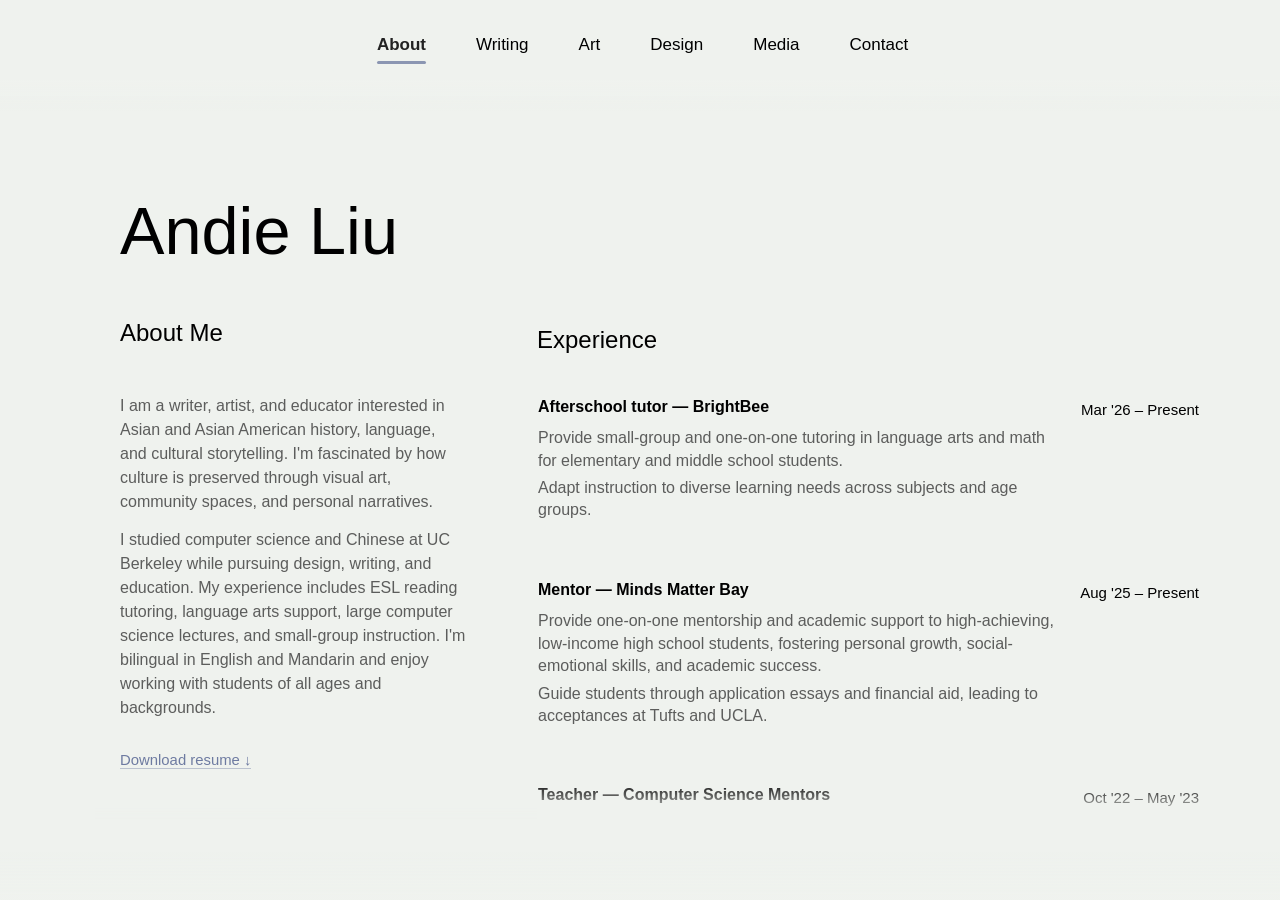
<file: index.html>
<!DOCTYPE html>
<html>

<head>
    <meta charset="UTF-8">
    <meta name="description" content="Andie Liu personal website">
    <meta name="keywords" content="UC Berkeley, software engineer, Java, Python, HTML, CSS, JavaScript, painting">
    <meta name="author" content="Andie Liu">
    <meta name="viewport" content="width=device-width, initial-scale=1.0">
    <title>Andie Liu</title>
    <link rel="stylesheet" href="./styles.css">
    <link rel="stylesheet" href="https://cdnjs.cloudflare.com/ajax/libs/font-awesome/6.0.0-beta3/css/all.min.css">
    <script src="./main.js"></script>
</head>

<body class="home-pg">
    <div class="container">
        <nav>
            <div class="menu-container">
                <ul class="menu">
                    <li><a href="./index.html" class="active">About</a></li>
                    <li><a href="./writing.html">Writing</a></li>
                    <li><a href="./art.html">Art</a></li>
                    <li><a href="./design.html">Design</a></li>
                    <li><a href="./media.html">Media</a></li>
                    <li><a href="./contact.html">Contact</a></li>
                </ul>
            </div>
        </nav>
        <div class="about">
            <div class="left-container">
                <h1 id="name">Andie Liu</h1>
                <h2>About Me</h2>
                <p>
                    I am a writer, artist, and educator interested in Asian and Asian American history, language, and
                    cultural storytelling.
                    I'm fascinated by how culture is preserved through visual art, community spaces, and personal
                    narratives.
                </p>
                <p>
                    I studied computer science and Chinese at UC Berkeley while pursuing design, writing, and education.
                    My experience includes ESL reading tutoring, language arts support, large computer science lectures,
                    and small-group instruction. I'm bilingual in English and Mandarin and enjoy working with students
                    of all ages and backgrounds.
                </p>
                <p style="margin-left:25px; margin-top:28px;">
                    <a href="./resume/resume.pdf" target="_blank" rel="noopener noreferrer"
                        style="font-size:0.93em; color:#6e7ba1; border-bottom: 1px solid rgba(110,123,161,0.4);">Download
                        resume ↓</a>
                </p>
                <footer>
                    <div class="footer-container">
                        <div class="social-icons">
                            <a href="https://linkedin.com/in/andie-liu" target="_blank" rel="noopener noreferrer">
                                <i class="fab fa-linkedin"></i>
                            </a>
                            <a href="https://andieliu.substack.com/" target="_blank" rel="noopener noreferrer">
                                <svg xmlns="http://www.w3.org/2000/svg" viewBox="0 0 24 24" width="24" height="24"
                                    style="vertical-align:text-bottom; fill:rgb(37,34,34); transition: fill 0.2s; margin-right: 10px; margin-left:10px">
                                    <path
                                        d="M22.539 8.242H1.46V5.406h21.08v2.836zM1.46 10.812V24L12 18.11 22.54 24V10.812H1.46zM22.54 0H1.46v2.836h21.08V0z" />
                                </svg>
                            </a>
                            <a href="/cdn-cgi/l/email-protection#3859565c515d54514d785a5d4a535d545d41165d5c4d">
                                <i class="fas fa-envelope"></i>
                            </a>

                        </div>
                    </div>
                </footer>
            </div>
            <div class="right-container">
                <section id="experience">
                    <h2>Experience</h2>
                    <div class="resume-box">
                        <div class="resumeItemTitle">
                            <h4 class="resumeOrg">Afterschool tutor — BrightBee </h4>
                            <h4 class="resumeTime">Mar 2026 - Present</h4>
                        </div>
                        <ul>
                            <li>Provide small-group and one-on-one tutoring in language arts and math for elementary and
                                middle school students.</li>
                            <li>Adapt instruction to diverse learning needs across subjects and age groups.</li>
                        </ul>
                    </div>
                    <div class="resume-box">
                        <div class="resumeItemTitle">
                            <h4 class="resumeOrg">Mentor — Minds Matter Bay </h4>
                            <h4 class="resumeTime">Aug 2025 - Present</h4>
                        </div>
                        <ul>
                            <li>Provide one-on-one mentorship and academic support to high-achieving, low-income high
                                school students, fostering
                                personal growth, social-emotional skills, and academic success.</li>
                            <li>Guide students through application essays and financial aid, leading to acceptances at
                                Tufts and UCLA.</li>
                        </ul>
                    </div>
                    <div class="resume-box">
                        <div class="resumeItemTitle">
                            <h4 class="resumeOrg">Teacher — Computer Science Mentors</h4>
                            <h4 class="resumeTime">Oct 2022 - May 2023</h4>
                        </div>
                        <ul>
                            <li>Led interactive lectures for 150+ first-year women, building their academic confidence.
                            </li>
                            <li>Clarified challenging concepts through visuals and encouraged student questions.
                                Consistently earned top student
                                evaluations for clarity and efficacy.</li>
                        </ul>
                    </div>
                    <!-- <div class="resume-box">
                        <div class="resumeItemTitle">
                            <h4 class="resumeOrg">Reading tutor — Lauren's House 4 Positive Change</h4>
                            <h4 class="resumeTime">Jun 2020 - Aug 2020</h4>
                        </div>
                        <ul>
                            <li>Taught ESL elementary and middle schoolers critical reading over Zoom 3x a week.
                                Received overwhelmingly positive feedback from students' academic year teachers.</li>
                        </ul>
                    </div> -->
                    <!-- <div class="resume-box">
                        <div class="resumeItemTitle">
                            <h4 class="resumeOrg">Language arts tutor — Monta Vista High School</h4>
                            <h4 class="resumeTime">Aug 2019 - June 2020</h4>
                        </div>
                        <ul>
                            <li>Guided students through literary analysis, essay writing, and creative expression in
                                one-on-one and group settings.</li>
                            <li>Edited and provided feedback on journalistic and academic writing; assisted teacher with
                                classroom management and student engagement.</li>
                        </ul>
                    </div> -->
                    <div class="resume-box">
                        <div class="resumeItemTitle">
                            <h4 class="resumeOrg">Managing Editor — El Estoque Student Publication</h4>
                            <h4 class="resumeTime">Aug 2021 - Dec 2022</h4>
                        </div>
                        <ul>
                            <li>Produced graphic design, multimedia layouts, and editorial content for award-winning
                                student publication.</li>
                            <li>Won National Scholastic Press Association awards for Multimedia Design, Digital Story of
                                the Year, Social Justice
                                Reporting, and COVID-19 Coverage.</li>
                        </ul>
                    </div>
                    <div class="resume-box">
                        <div class="resumeItemTitle">
                            <h4 class="resumeOrg">News reporter — The Daily Californian</h4>
                            <h4 class="resumeTime">Jun 2021 - Aug 2021</h4>
                        </div>
                        <ul>
                            <li>Interviewed, wrote, edited, and published breaking news stories online on events,
                                research, and community of Berkeley within 24 hours of assignment. Published feature on
                                City Council members on front page of print paper.</li>
                        </ul>
                    </div>
                    <div class="resume-box">
                        <div class="resumeItemTitle">
                            <h4 class="resumeOrg">Erhu (Chinese violin) teacher</h4>
                            <h4 class="resumeTime">Jun 2020 - May 2023</h4>
                        </div>
                        <ul>
                            <li>Taught traditional Chinese music and erhu technique to an adult beginner via Zoom.</li>
                        </ul>
                    </div>
                </section>
                <section id="projects">
                    <h2 style="margin-top:35px">Projects</h2>
                    <div class="resume-box">
                        <div class="resumeItemTitle">
                            <h4 class="resumeOrg">A Beautiful Kind of Jade</h4>
                            <h4 class="resumeTime">Sep 2024 - Present</h4>
                        </div>
                        <ul>
                            <li>Write personal essays on <a href="https://andieliu.substack.com/">blog</a> spanning
                                Eastern and Western linguistics, literature, and philosophy. Build readership through
                                authentic storytelling.</li>
                        </ul>
                    </div>
                    <div class="resume-box">
                        <div class="resumeItemTitle">
                            <h4 class="resumeOrg"><a href="./art.html" target="_blank" rel="noopener noreferrer">Common
                                    Threads UC Berkeley mural</a></h4>
                            <h4 class="resumeTime">Oct 2024 - May 2025</h4>
                        </div>
                        <ul>
                            <li>Designed 70x14 ft campus mural; researched 200+ cultural textiles; iterated design
                                through feedback from administration and students.</li>
                        </ul>
                    </div>
                </section>
                <section id="education">
                    <h2 style="margin-top:35px">Education</h2>
                    <div class="resume-box">
                        <div class="resumeItemTitle">
                            <h4 class="resumeOrg">University of California, Berkeley</h4>
                            <h4 class="resumeTime">Aug 2021 - May 2025</h4>
                        </div>
                        <ul>
                            <li>Computer science major, 3.99 GPA</li>
                        </ul>
                    </div>
                </section>
            </div>
</file>
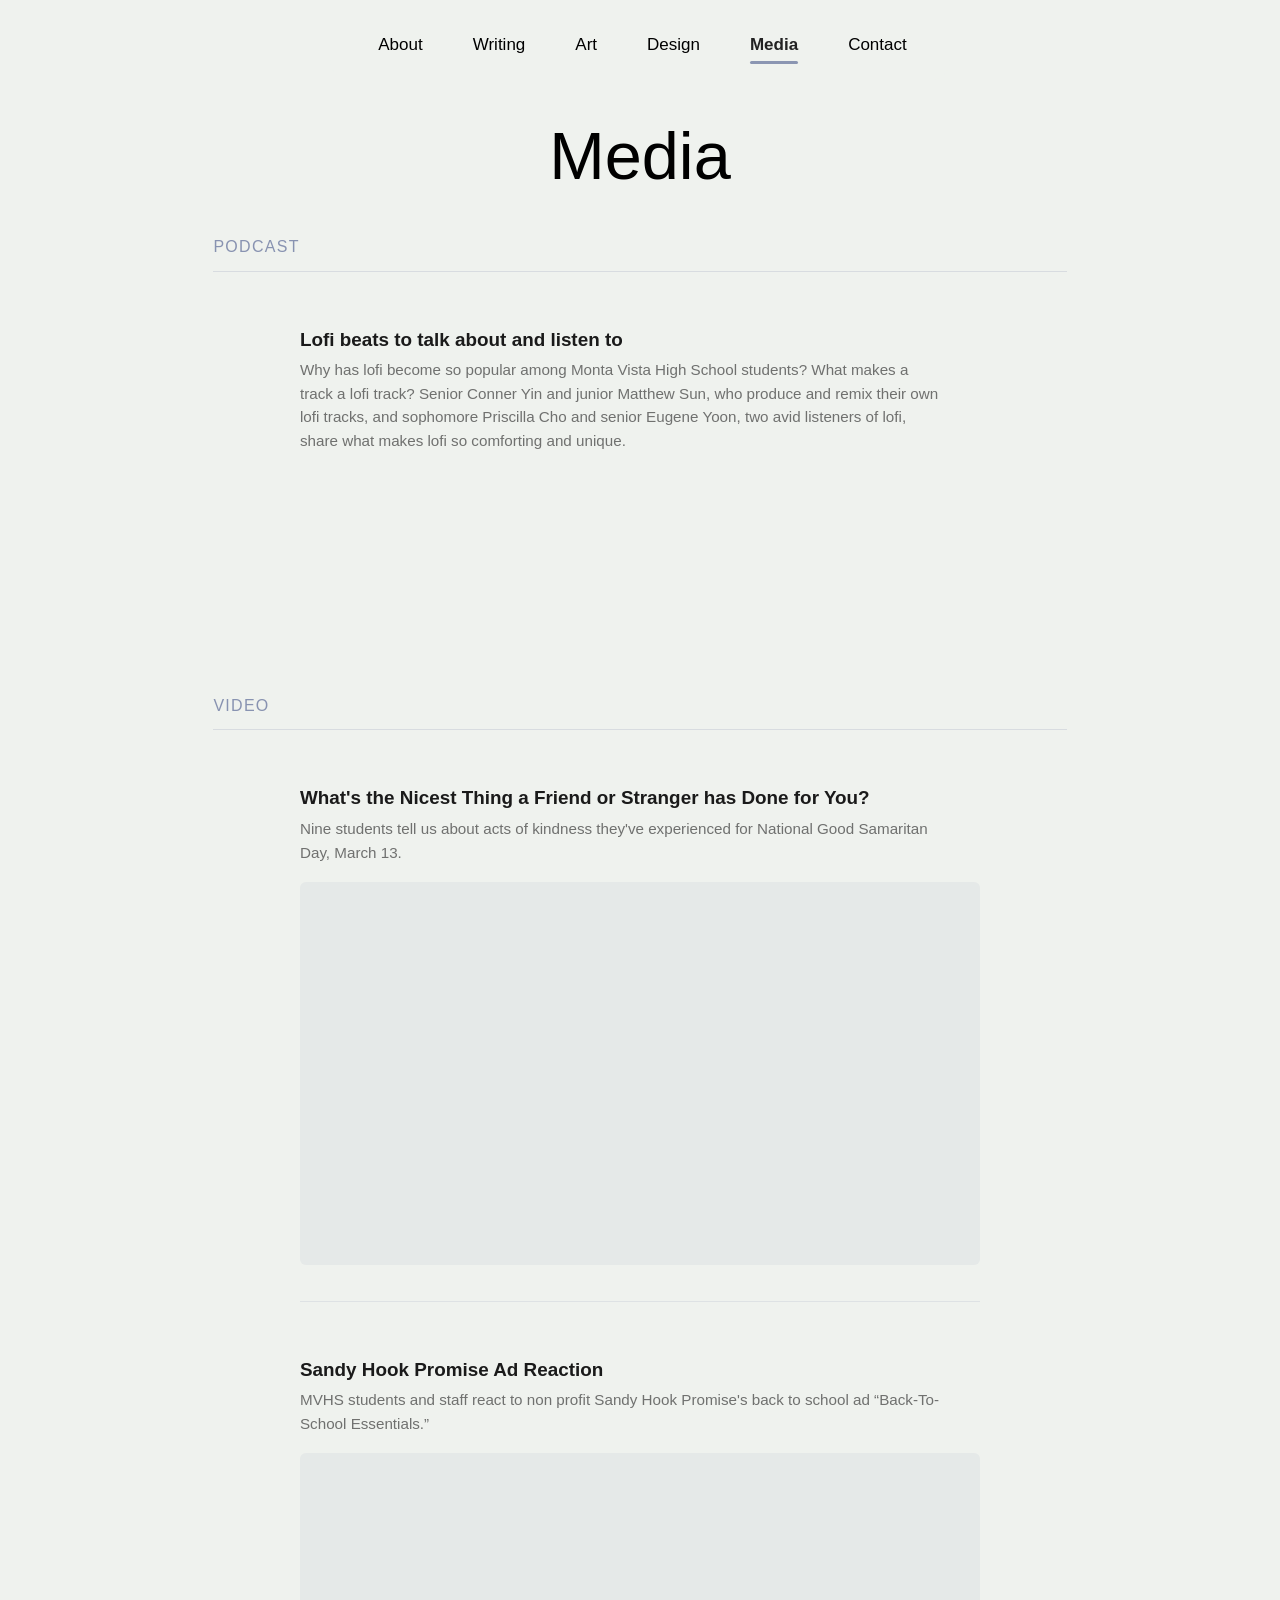
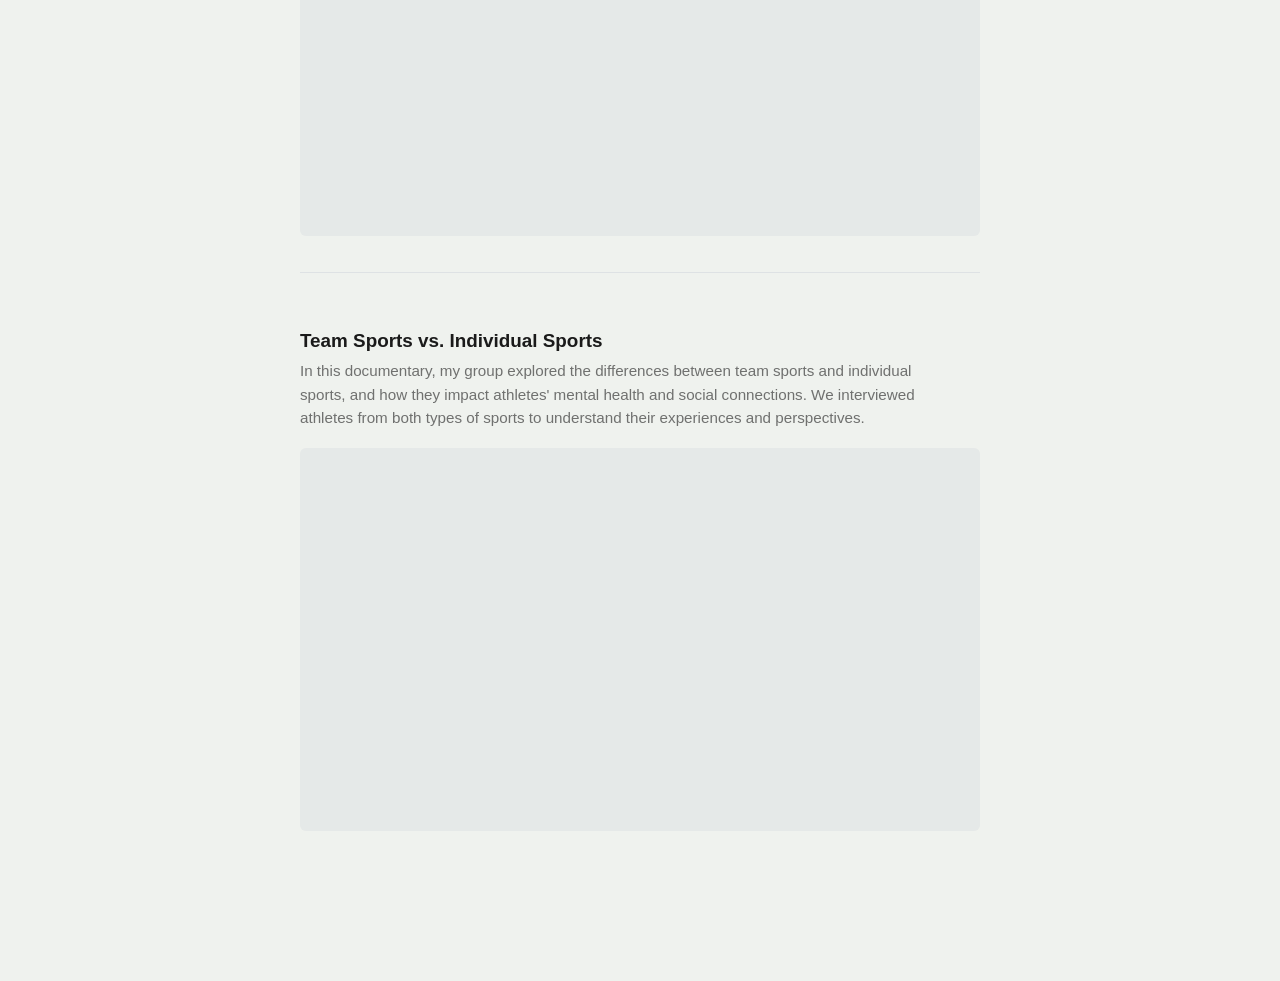
<file: media.html>
<!DOCTYPE html>
<html>

<head>
    <meta charset="UTF-8">
    <meta name="description" content="Andie Liu Media">
    <meta name="author" content="Andie Liu">
    <meta name="viewport" content="width=device-width, initial-scale=1.0">
    <title>Media — Andie Liu</title>
    <link rel="stylesheet" href="./styles.css">
    <link rel="stylesheet" href="https://cdnjs.cloudflare.com/ajax/libs/font-awesome/6.0.0-beta3/css/all.min.css">
    <script src="./main.js"></script>
</head>

<body class="media-pg">
    <div class="container">
        <nav>
            <div class="menu-container">
                <ul class="menu">
                    <li><a href="./index.html">About</a></li>
                    <li><a href="./writing.html">Writing</a></li>
                    <li><a href="./art.html">Art</a></li>
                    <li><a href="./design.html">Design</a></li>
                    <li><a href="./media.html" class="active">Media</a></li>
                    <li><a href="./contact.html">Contact</a></li>
                </ul>
            </div>
        </nav>

        <div class="media-container">
            <h1>Media</h1>

            <!-- ── PODCAST ─────────────────────────────────────────── -->
            <section class="media-section">
                <h2 class="media-section-title">Podcast</h2>

                <div class="media-item">
                    <div class="media-text">
                        <h3 class="media-title">Lofi beats to talk about and listen to</h3>
                        <p class="media-context">
                            Why has lofi become so popular among Monta Vista High School students? What makes a track a
                            lofi track? Senior Conner Yin and junior Matthew Sun, who produce and remix their own lofi
                            tracks, and sophomore Priscilla Cho and senior Eugene Yoon, two avid listeners of lofi,
                            share what makes lofi so comforting and unique.
                        </p>
                    </div>
                    <div class="media-embed">
                        <iframe width="100%" height="166" scrolling="no" frameborder="no" allow="autoplay"
                            src="https://w.soundcloud.com/player/?url=https%3A//api.soundcloud.com/tracks/soundcloud%253Atracks%253A916875460&color=%23236e7b&auto_play=false&hide_related=false&show_comments=true&show_user=true&show_reposts=false&show_teaser=true">
                        </iframe>
                    </div>
                </div>
            </section>

            <!-- ── VIDEOS ──────────────────────────────────────────── -->
            <section class="media-section">
                <h2 class="media-section-title">Video</h2>

                <!-- VIDEO 1: Man on the street -->
                <div class="media-item">
                    <div class="media-text">
                        <h3 class="media-title">What's the Nicest Thing a Friend or Stranger has Done for You?</h3>
                        <p class="media-context">
                            Nine students tell us about acts of kindness they've experienced for National Good Samaritan
                            Day, March 13.
                        </p>
                    </div>
                    <div class="media-embed media-embed-video">
                        <iframe width="560" height="315"
                            src="https://www.youtube.com/embed/_FO1yZHpleg?si=1PFXtoIyU9ksswNH"
                            title="YouTube video player" frameborder="0"
                            allow="accelerometer; autoplay; clipboard-write; encrypted-media; gyroscope; picture-in-picture; web-share"
                            referrerpolicy="strict-origin-when-cross-origin" allowfullscreen></iframe>
                        <!-- Replace the src above with your actual YouTube embed URL -->
                    </div>
                </div>

                <!-- VIDEO 2: Reaction video -->
                <div class="media-item">
                    <div class="media-text">
                        <h3 class="media-title">Sandy Hook Promise Ad Reaction</h3>
                        <p class="media-context">
                            MVHS students and staff react to non profit Sandy Hook Promise's back to school ad
                            “Back-To-School Essentials.”
                        </p>
                    </div>
                    <div class="media-embed media-embed-video">
                        <iframe width="560" height="315"
                            src="https://www.youtube.com/embed/7tyW2o6s254?si=rYTSvGd5Y0XFCFR7"
                            title="YouTube video player" frameborder="0"
                            allow="accelerometer; autoplay; clipboard-write; encrypted-media; gyroscope; picture-in-picture; web-share"
                            referrerpolicy="strict-origin-when-cross-origin" allowfullscreen></iframe>
                    </div>
                </div>

                <!-- VIDEO 3: Documentary -->
                <div class="media-item">
                    <div class="media-text">
                        <h3 class="media-title">Team Sports vs. Individual Sports</h3>
                        <p class="media-context">
                            In this documentary, my group explored the differences between team sports and individual
                            sports, and how they impact athletes' mental health and social connections. We interviewed
                            athletes from both types of sports to understand their experiences and perspectives.
                        </p>
                    </div>
                    <div class="media-embed media-embed-video">
                        <iframe width="560" height="315"
                            src="https://www.youtube.com/embed/wKTD92mQVW4?si=-xzMtJZgUa7IXH-A"
                            title="YouTube video player" frameborder="0"
                            allow="accelerometer; autoplay; clipboard-write; encrypted-media; gyroscope; picture-in-picture; web-share"
                            referrerpolicy="strict-origin-when-cross-origin" allowfullscreen></iframe>
                    </div>
                </div>
        </div>

        </section>
    </div><!-- /.media-container -->
    </div><!-- /.container -->
</body>

</html>
</file>
<file: styles.css>
html {
    scroll-behavior: smooth;
}

body,
h1,
h2,
h3,
p,
ul,
li,
a {
    margin: 0;
    padding: 0;
    font-family: -apple-system, BlinkMacSystemFont, "Helvetica Neue", Helvetica, Arial, sans-serif;
    text-decoration: none;
    line-height: 1.7;
    margin-bottom: 14px;
}

body {
    background-color: #eff2ee;
    animation: pageFadeIn 0.4s ease forwards;
}

@keyframes pageFadeIn {
    from { opacity: 0; }
    to   { opacity: 1; }
}

h1 {
    font-family: -apple-system, BlinkMacSystemFont, "Helvetica Neue", Helvetica, Arial, sans-serif;
    margin: 55px 0px 0px 15px;
    font-size: 50pt;
    font-weight: 400;
}

ul {
    list-style-type: none;
}

section {
    margin: 0px;
}

a {
    color: #000000;
    text-decoration: none;
    border-bottom: 1px solid #6e7ba1;
    transition: border-color 0.2s ease, opacity 0.2s ease;
}

a:hover {
    border-bottom-color: rgba(110, 123, 161, 0.6);
    opacity: 0.9;
}

p,
li {
    color: rgba(43, 43, 43, 0.75);
    line-height: 1.5;
}


/* MENU STYLE */
nav {
    z-index: 100;
    display: flex;
    justify-content: center;
    position: fixed;
    left: 0;
    top: 0;
    width: 100vw;
}

.menu-container {
    opacity: 0;
    transition: opacity 1s ease, transform 0.4s cubic-bezier(0.4, 0, 0.2, 1);
    /* Tab shape: flat top, rounded bottom corners only */
    border-radius: 0 0 20px 20px;
    padding: 20px 10px 0 10px;
    /* top padding creates the visual offset */
    width: 600px;
    align-self: flex-start;
    will-change: transform, opacity;
    background-color: #eff2ee;
    /* matches default body bg; kept in sync by JS */
}

.menu-container-dark {
    backdrop-filter: blur(10px);
    -webkit-backdrop-filter: blur(10px);
    box-shadow: 0 4px 16px rgba(0, 0, 0, 0.1);
}

/* Hide menu when scrolling down */
.menu-hidden {
    opacity: 0;
    pointer-events: none;
    transform: translateY(-100px);
}

.menu {
    height: 60px;
    display: flex;
    flex-direction: row;
    justify-content: center;
    align-items: center;
    padding: 0;
    text-align: center;
    width: 100%;
    margin: 0 auto;
}

.menu li {
    display: inline;
    /* Display list items horizontally */
    margin: 15px 25px 15px 25px;
    /* Add spacing between menu items */
    font-size: 17px;
}

.menu li:last-child {
    margin-right: 20px;
    /* Remove margin from the last item */
}

/* Animated underline for menu items */
.menu a {
    position: relative;
    text-decoration: none;
    color: black;
    font-weight: 400;
    padding: 15px 0 10px 0;
    border: none;
    background: none;
    transition: color 0.2s;
    text-align: center;
    border-radius: 50px;
    display: inline-block;
}

.menu a::after {
    content: '';
    display: block;
    position: absolute;
    left: 0;
    bottom: 6px;
    width: 100%;
    height: 3px;
    background: #6e7ba1c5;
    border-radius: 2px;
    transform: scaleX(0);
    transform-origin: left;
    transition: transform 0.28s cubic-bezier(.4, 0, .2, 1);
    pointer-events: none;
}

.menu a:hover::after,
.menu .active a::after,
.menu a.active::after {
    transform: scaleX(1);
}

/* Retreat toward the right (clicked link is to the right — origin stays left, bar shrinks leftward) */
.menu a.retreating-right::after {
    transform-origin: right;
    transform: scaleX(0) !important;
}

/* Retreat toward the left (clicked link is to the left — origin stays right, bar shrinks rightward) */
.menu a.retreating-left::after {
    transform-origin: left;
    transform: scaleX(0) !important;
}

.menu .active a,
.menu a.active {
    color: #222;
    font-weight: 600;
}

footer {
    /* Default (non-About pages): scrolls naturally at end of content */
    position: static;
    padding: 40px 0 0 20px;
    box-sizing: border-box;
    width: 66.66vw;
    justify-self: center;
    margin: 0 auto;
}

/* About page only: footer fixed to bottom of screen */
.home-pg footer {
    position: fixed;
    left: 0;
    bottom: 0;
    width: 100vw;
    height: auto;
    padding: 10px 0 0 110px;
    z-index: 200;
    background-color: #eff2ee;
    /* kept in sync with body bg by JS */
    box-sizing: border-box;
}

/* Style the social icons */
.social-icons {
    display: flex;
    font-size: 24px;
    /* Adjust the font size to make the icons bigger */
    margin-bottom: 30px;
}

/* Style individual icons */
.social-icons a i {
    color: rgb(37, 34, 34);
    margin: 0 10px;
    /* Add spacing between icons */
}

.social-icons a {
    border-bottom: none;
}

/* Change the color of icons on hover */
.social-icons a:hover i {
    color: rgba(80, 80, 80, 0.796);
}

.social-icons a:hover svg {
    fill: rgba(80, 80, 80, 0.796);
}


/* ABOUT PAGE (ON LEFT HAND SIDE) */
.about {
    line-height: 1.4;
    margin: 5px 0px 0px 15px;
    display: flex;
    height: 100%;
}

.about p {
    margin-left: 25px;
    line-height: 1.5;
    max-width: 27vw;
}

.about li {
    margin: 5px 0px 0px 25px;
}

.section-link {
    font-size: 15px;
    margin-left: 25px;
}

#exp-link {
    margin-top: 35px;
}

.section-link a {
    color: #6e7ba1c5;
    text-decoration: none;
    border-bottom: 1px solid rgba(133, 155, 203, 0.3);
    transition: border-color 0.2s ease, opacity 0.2s ease;
}

a:hover {
    border-bottom-color: #6e7ba1c5;
    opacity: 0.9;
}

.active a {
    color: rgb(0, 0, 0);
}

.home-pg .container {
    margin: 120px 80px 30px 80px;
}

.home-pg h1 {
    margin: 55px 0px 0px 25px;
}

/* left hand side for about page: intro, bio */
.left-container {
    opacity: 0;
    transition: opacity 1s ease;
    flex: 0 0 40%;
    width: 40%;
    position: sticky;
    top: 120px;
    align-self: flex-start;
    height: calc(100vh - 200px);
    overflow-y: scroll;
    overflow-x: visible;
    box-sizing: border-box;
    /* Same fade mask as right container so text dissolves at edges */
    mask-image: linear-gradient(to bottom,
            transparent 0px,
            black 40px,
            black calc(100% - 40px),
            transparent 100%);
    -webkit-mask-image: linear-gradient(to bottom,
            transparent 0px,
            black 40px,
            black calc(100% - 40px),
            transparent 100%);
}

@media (max-width: 900px) {
    .left-container {
        position: relative;
        top: 0;           /* clear the desktop sticky offset — position:relative makes top shift content down */
        width: 100%;
        max-width: 100%;
        padding-right: 48px !important; /* add breathing room on the right so text doesn't butt up against scrollbar */
        height: auto;
        float: none;
        overflow-y: visible;
        mask-image: none;
        -webkit-mask-image: none;
    }

    .right-container {
        /* Reset all desktop positioning — become a plain block in the normal flow */
        position: static !important;
        margin-left: 0 !important;
        width: 100% !important;
        height: auto !important;
        top: auto !important;
        overflow-y: visible !important;
        overflow-x: visible !important;
        mask-image: none !important;
        -webkit-mask-image: none !important;
    }

    .about {
        flex-direction: column;
        margin: 0;
    }

    /* Remove the large top-margin on Experience h2 that was designed for
       the sticky-scroll desktop layout — on mobile it just creates a gap */
    .about .right-container h2 {
        margin-top: 32px;
    }

    /* ── #2: Match About text margins/padding to Experience text ── */
    /* The left-container uses margin-left: 25px on .about p and .about li,
       which creates extra indentation vs the right-container content.
       On mobile we zero those out so both sections feel identical. */
    .home-pg .about p,
    .home-pg .about li {
        margin-left: 0;
    }

    /* "About Me" h2 and "Download resume" link were inheriting 25px left margin */
    .left-container h2 {
        margin-left: 0 !important;
    }

    .home-pg .section-link {
        margin-left: 0;
    }

    /* Download resume inline link also has margin-left: 25px via inline style — 
       override with padding reset on its parent p */
    .home-pg .left-container > p[style] {
        margin-left: 0 !important;
    }

    /* ── #3: Less blank space above h1 on About page ── */
    .home-pg h1 {
        margin-top: 16px;
        margin-left: 0;
    }

    /* ── #5: Footer sits flush at bottom — reduce gap above social icons ── */
    .home-pg footer {
        padding: 6px 0 6px 20px;
    }

    .social-icons {
        margin-bottom: 4px;
    }

    .home-pg .container {
        margin: 70px 20px 60px 20px;
    }

    footer {
        width: 100vw;
        left: 0;
    }

    .right-container li {
        margin-right: 0;
    }
}

.left-container h2 {
    margin: 25px 0px 40px 25px;
    font-weight: 500;
}

/* right hand side for about page: experience, education, projects */
.right-container {
    opacity: 0;
    transition: opacity 1s ease;
    flex: 1 1 0;
    min-width: 0;
    /* Inset the container so it only occupies the middle band of the viewport,
       matching the visual top/bottom margins of the left container */
    position: sticky;
    top: 120px;
    align-self: flex-start;
    height: calc(100vh - 200px);
    /* 100px breathing room top and bottom */
    overflow-y: scroll;
    overflow-x: visible;
    background: transparent;
    box-sizing: border-box;
    /* Mask the top and bottom of the container to create a fade effect as content scrolls in/out of view */
    mask-image: linear-gradient(to bottom,
            transparent 0px,
            black 40px,
            black calc(100% - 40px),
            transparent 100%);
    -webkit-mask-image: linear-gradient(to bottom,
            transparent 0px,
            black 40px,
            black calc(100% - 40px),
            transparent 100%);
}

html,
body,
.container,
.left-container,
.right-container,
.about {
    scrollbar-width: none !important;
}

html::-webkit-scrollbar,
body::-webkit-scrollbar,
.container::-webkit-scrollbar,
.left-container::-webkit-scrollbar,
.right-container::-webkit-scrollbar,
.about::-webkit-scrollbar {
    display: none !important;
}

.about .right-container h2 {
    margin-left: 0;
    font-weight: 500;
    margin-top: 200px;
    margin-bottom: 10px;
}

.right-container li {
    line-height: 1.4;
    margin-left: 0px;
    margin-right: 145px;
}

/* resume item style */
.resume-box {
    margin: 12px 0px 12px 0px;
    padding: 8px 1px 8px 1px;
}

.resumeItemTitle {
    display: flex;
    justify-content: space-between;
    margin: 0px;
}

.resumeOrg {
    text-align: left;
    margin-top: 15px;
    margin-bottom: 2.5px;
    font-weight: 600;
}

.resumeTime {
    text-align: right;
    margin-top: 18px;
    margin-bottom: 2.5px;
    font-weight: 400;
    font-size: 15px;
}

/* ART PAGE */
/* grid layout */
.art-pg .container {
    width: 66.66vw;
    justify-self: center;
    margin: 0 auto;
}

.art-pg h1 {
    margin: 100px auto 0 auto;
    justify-self: center;
    text-align: center;
}

.art-pg h2 {
    font-weight: 500;
    text-align: center;
    margin: 20px auto 20px auto;
}

.art-pg p {
    justify-self: center;
    text-wrap: pretty;
    margin: 20px auto 20px auto;
    max-width: 680px;
}

.image-grid {
    display: grid;
    grid-template-columns: repeat(2, 1fr);
    /* Adjust the number of columns as needed */
    gap: 20px;
    /* Add spacing between grid items */
    padding: 20px;
    /* Add padding around the grid */
}

/* individual grid items */
.grid-item {
    text-align: left;
    padding: 10px;
}

/* images within grid items */
.grid-item img {
    max-width: 100%;
    height: auto;
}

/* labels for the images */
.grid-item p {
    margin: 10px 0;
}

/* ── MOBILE ART PAGE ────────────────────────────────────────── */
@media (max-width: 600px) {
    .art-pg .container {
        width: 90vw;
    }

    .image-grid {
        grid-template-columns: 1fr !important;
        padding: 0;        /* was 10px — remove so grid aligns with paragraph text */
        gap: 10px;
    }

    .grid-item {
        padding: 0;        /* was 10px — remove so images/captions align flush */
    }
}

/* ── MOBILE DESIGN PAGE ─────────────────────────────────────── */
@media (max-width: 600px) {
    .design-pg .container {
        width: 90vw !important;
    }
}
.design-pg .container {
    width: 66.66vw;
    margin: 0 auto;
}

/* Portfolio container */
.design-container {
    transition: opacity 1s ease;
    min-height: 100vh;
    justify-self: center;
    padding: 120px 0 0 0;
    display: flex;
    flex-direction: column;
    align-items: stretch;
    box-sizing: border-box;
    justify-content: flex-start;
}

.design-container h1 {
    margin: 0 auto 30px auto;
    text-align: center;
}

.design-container h2 {
    font-weight: 500;
    margin: 50px auto 0 auto;
    text-align: center;
}

.design-container p {
    max-width: 680px;
    align-self: center;
    margin: 20px auto 20px auto;
}

/* Round PDF navigation buttons for multipage designs */
.pdf-controls button,
.round-btn {
    margin: 0 10px;
    padding: 10px 12px;
    border-radius: 50px;
    border: none;
    color: #222;
    background-color: transparent;
    font-size: 1.1em;
    font-weight: 500;
    cursor: pointer;
}

.pdf-controls button:hover,
.round-btn:hover {
    color: #000;
    background-color: rgba(255, 255, 255, 0.7);
    box-shadow: 0 2px 8px rgba(120, 120, 120, 0.08);
    transform: translateY(-2px) scale(1.04);
}


/* CONTACT PAGE */
form {
    display: flex;
    flex-direction: column;
    justify-content: center;
    align-items: left;
    margin: 0;
    padding: 0;
    margin-top: 15px;
    margin-right: 480px;
}

input,
textarea {
    margin: 5px 0px 10px 0px;
    padding: 10px;
    border-radius: 5px;
    border: 1px solid #ccc;
    font-family: inherit;
}

input[type=submit]:hover {
    background-color: rgba(246, 253, 238, 0.962);
}

#contact-content,
.contact-pg .container,
.contact-pg p,
.contact-pg form {
    width: 66.66vw !important;
    max-width: 66.66vw !important;
    min-width: 0;
    box-sizing: border-box;
    margin-left: auto;
    margin-right: auto;
}

.contact-pg .container {
    margin: 150px auto;
}

.contact-pg h1 {
    margin: 0;
}

.contact-pg form {
    display: flex;
    flex-direction: column;
    align-items: flex-start;
}

.required {
    color: rgba(110, 123, 161, 0.6);
    font-size: 0.85em;
    font-weight: 400;
}

.contact-pg input[type="text"],
.contact-pg input[type="email"] {
    width: 30vw !important;
    max-width: 30vw !important;
    min-width: 120px;
    box-sizing: border-box;
    font-size: 1.05em;
    /* Pastel blue-slate fill, bottom border only, no other borders */
    background-color: rgba(110, 123, 161, 0.10);
    border: none;
    border-bottom: 2px solid #6e7ba1c5;
    border-radius: 6px 6px 0 0;
    padding: 10px 12px;
    outline: none;
    transition: background-color 0.2s, border-color 0.2s;
}

.contact-pg input[type="text"]:focus,
.contact-pg input[type="email"]:focus {
    background-color: rgba(110, 123, 161, 0.17);
    border-bottom-color: #6e7ba1;
}

.contact-pg textarea {
    resize: none;
    /* match the paragraph text width set by the container (66.66vw with padding) */
    width: 100% !important;
    max-width: 100% !important;
    box-sizing: border-box;
    font-size: 1.05em;
    background-color: rgba(110, 123, 161, 0.10);
    border: none;
    border-bottom: 2px solid #6e7ba1c5;
    border-radius: 6px 6px 0 0;
    padding: 14px 12px;
    outline: none;
    transition: background-color 0.2s, border-color 0.2s;
}

.contact-pg textarea:focus {
    background-color: rgba(110, 123, 161, 0.17);
    border-bottom-color: #6e7ba1;
}

.contact-pg input[type="submit"] {
    width: auto !important;
    min-width: 0;
    padding: 10px 24px;
    border-radius: 6px;
    border: 1.5px solid #6e7ba1c5;
    color: #3a4a6e;
    background-color: transparent;
    cursor: pointer;
    align-self: flex-start;
    box-sizing: border-box;
    font-size: 1em;
    font-weight: 500;
    transition: background-color 0.2s, border-color 0.2s, color 0.2s;
}

.contact-pg input[type="submit"]:hover {
    background-color: rgba(110, 123, 161, 0.13);
    border-color: #6e7ba1;
    color: #222;
}

@media (max-width: 600px) {
    #contact-content,
    .contact-pg .container,
    .contact-pg p,
    .contact-pg form {
        width: 90vw !important;
        max-width: 90vw !important;
    }

    .contact-pg input[type="text"],
    .contact-pg input[type="email"] {
        width: 100% !important;
        max-width: 100% !important;
    }
}

/* WRITING PAGE */
.writing-pg .container {
    width: 66.66vw;
    margin: 0 auto;
}

.writing-container {
    padding: 100px 0 60px 0;
}

.writing-container h1 {
    margin: 0 0 0 0;
    text-align: center;
}

.writing-intro {
    margin: 20px auto 20px auto;
    text-align: left;
    /* color: rgba(43,43,43,0.75); */
    font-size: 1.02em;
    line-height: 1.6;
    max-width: 680px;
}

.writing-intro a {
    color: inherit;
}

/* Article list: single column, generous vertical rhythm */
.articles-list {
    display: flex;
    flex-direction: column;
    gap: 0;
    max-width: 680px;
    margin: 0 auto;
}

.article-card {
    border-top: 1px solid rgba(110, 123, 161, 0.22);
    padding: 36px 0;
    transition: opacity 0.2s;
}

.article-card:last-child {
    border-bottom: 1px solid rgba(110, 123, 161, 0.22);
}

/* The whole card is a link */
.article-link {
    display: flex;
    gap: 32px;
    align-items: flex-start;
    border: none;
    color: inherit;
    text-decoration: none;
}

.article-link:hover {
    border: none;
    opacity: 1;
}

.article-card:hover .article-img {
    transform: scale(1.025);
    box-shadow: 0 6px 24px rgba(110, 123, 161, 0.18);
}

.article-card:hover .article-read-more {
    opacity: 1;
    letter-spacing: 0.04em;
}

/* Cover image */
.article-image-wrap {
    flex-shrink: 0;
    width: 200px;
    height: 140px;
    overflow: hidden;
    border-radius: 6px;
    background: rgba(110, 123, 161, 0.10);
}

.article-img {
    width: 100%;
    height: 100%;
    object-fit: cover;
    display: block;
    transition: transform 0.4s cubic-bezier(0.4, 0, 0.2, 1), box-shadow 0.4s ease;
}

/* Text block */
.article-text {
    flex: 1;
    display: flex;
    flex-direction: column;
    gap: 6px;
}

.article-headline {
    font-size: 1.25em;
    font-weight: 600;
    margin: 0;
    line-height: 1.3;
    color: #1a1a1a;
}

.article-deck {
    font-size: 1em;
    font-weight: 500;
    color: rgba(43, 43, 43, 0.75);
    margin: 0;
    line-height: 1.45;
}

.article-blurb {
    font-size: 0.93em;
    color: rgba(43, 43, 43, 0.6);
    margin: 4px 0 0 0;
    line-height: 1.5;
}

.article-read-more {
    margin-top: 12px;
    font-size: 0.88em;
    font-weight: 500;
    color: #6e7ba1;
    letter-spacing: 0.01em;
    opacity: 0.7;
    transition: opacity 0.2s, letter-spacing 0.2s;
    display: inline-block;
}

/* Responsive: stack image above text on narrow screens */
/* ── MOBILE NAV — hamburger + fullscreen overlay ─────────────── */
@media (max-width: 600px) {

    /* ── #1: Solid nav bar at top so hamburger never overlaps text ── */
    nav {
        height: 66px;
        background-color: #eff2ee; /* default body bg — JS keeps this updated */
        align-items: stretch;
    }    /* Hide the normal pill-shaped menu bar entirely */
    .menu-container {
        display: none !important;
    }

    /* Hamburger button — fixed top-right, vertically centred in the 66px bar */
    .mobile-nav-toggle {
        display: flex;
        flex-direction: column;
        justify-content: center;
        align-items: center;
        gap: 5px;
        position: fixed;
        top: 13px;
        right: 16px;
        z-index: 1100;
        width: 40px;
        height: 40px;
        background: none;
        border: none;
        cursor: pointer;
        padding: 4px;
        border-radius: 6px;
        transition: background-color 0.2s, border-color 0.2s;
    }

    /* When a modal is open, box the ✕ with the site's bg + accent border
       so it's always legible against dark backdrops or bright images.
       Mirrors the contact page submit button style exactly. */
    body.modal-is-open .mobile-nav-toggle {
        background-color: #eff2ee;
        border: 1.5px solid #6e7ba1c5;
    }

    /* Three lines */
    .mobile-nav-toggle span {
        display: block;
        width: 24px;
        height: 2px;
        background: #222;
        border-radius: 2px;
        transition: transform 0.3s ease, opacity 0.2s ease;
        transform-origin: center;
    }

    /* Animate into X when open */
    .mobile-nav-toggle.is-open span:nth-child(1) {
        transform: translateY(7px) rotate(45deg);
    }
    .mobile-nav-toggle.is-open span:nth-child(2) {
        opacity: 0;
        transform: scaleX(0);
    }
    .mobile-nav-toggle.is-open span:nth-child(3) {
        transform: translateY(-7px) rotate(-45deg);
    }

    /* Fullscreen overlay */
    .mobile-nav-overlay {
        display: flex;
        flex-direction: column;
        justify-content: center;
        align-items: center;
        position: fixed;
        inset: 0;
        /* slide in from right */
        transform: translateX(100%);
        transition: transform 0.38s cubic-bezier(0.4, 0, 0.2, 1);
        z-index: 1000;
        /* Inherits the dynamic body bg color via JS */
        background-color: inherit;
    }

    .mobile-nav-overlay.is-open {
        transform: translateX(0);
    }

    .mobile-nav-overlay ul {
        list-style: none;
        padding: 0;
        margin: 0;
        display: flex;
        flex-direction: column;
        align-items: center;
        gap: 36px;
    }

    .mobile-nav-overlay ul li {
        margin: 0;
        font-size: 26px;
        font-weight: 400;
    }

    .mobile-nav-overlay ul a {
        border: none;
        color: #222;
        font-weight: 400;
        letter-spacing: 0.02em;
        position: relative;
        padding-bottom: 4px;
    }

    .mobile-nav-overlay ul a::after {
        content: '';
        display: block;
        position: absolute;
        left: 0;
        bottom: 0;
        width: 100%;
        height: 2px;
        background: #6e7ba1c5;
        border-radius: 2px;
        transform: scaleX(0);
        transform-origin: left;
        transition: transform 0.28s cubic-bezier(.4, 0, .2, 1);
    }

    .mobile-nav-overlay ul a.active,
    .mobile-nav-overlay ul a.active::after {
        transform: scaleX(1);
        font-weight: 600;
    }

    .mobile-nav-overlay ul a.active::after {
        transform: scaleX(1);
    }

    /* Underline appears instantly on tap, before the page navigates */
    .mobile-nav-overlay ul a.tapped::after {
        transform: scaleX(1);
    }

    /* Underline retreats (reverse of appear) when a new link is tapped */
    .mobile-nav-overlay ul a.retreating::after {
        transform-origin: left;
        transform: scaleX(0) !important;
    }

    /* ── Resume title layout: keep org+time side by side, both can wrap ── */
    /* resumeItemTitle stays flex row. Each h4 is allowed to shrink/wrap
       independently. The org (left) gets flex:1 so it takes available space;
       the time (right) is right-aligned and never forced to its own row. */
    .resumeItemTitle {
        flex-direction: row;
        flex-wrap: wrap;
        align-items: flex-start;
        gap: 0;
    }

    .resumeOrg {
        flex: 1 1 auto;
        text-align: left;
        margin-top: 8px;
        margin-bottom: 0;
        font-size: 14px;
        min-width: 0;          /* allow shrinking */
        padding-right: 8px;    /* small gap before the date */
    }

    .resumeTime {
        flex: 0 0 auto;
        text-align: right;
        margin-top: 8px;
        margin-bottom: 0;
        font-size: 13px;
        white-space: nowrap;   /* keep "Oct 2022" together on one token */
    }

    /* Full-width resume bullet text — stretch to match About paragraphs */
    .right-container ul {
        padding-left: 0;
        margin-left: 0;
    }

    .right-container li {
        margin-left: 0 !important;
        margin-right: 0 !important;
        width: 100%;
        box-sizing: border-box;
    }

}

/* Hide hamburger on desktop */
@media (min-width: 601px) {
    .mobile-nav-toggle,
    .mobile-nav-overlay {
        display: none !important;
    }
}

/* ── SCROLL-FADE STRIPS ──────────────────────────────────────────
   Fixed overlay divs injected by JS. They fade content into the
   static site background (#eff2ee) at the nav and footer edges.
   pointer-events: none so they never block taps/clicks.           */
@media (max-width: 600px) {
    .mobile-blur-top {
        position: fixed;
        top: 66px;           /* flush with bottom of the 66px nav bar */
        left: 0;
        width: 100%;
        height: 28px;
        background: linear-gradient(to bottom, #eff2ee 0%, transparent 100%);
        pointer-events: none;
        z-index: 500;
    }

    .mobile-blur-bottom {
        position: fixed;
        left: 0;
        width: 100%;
        height: 56px;
        bottom: 0;
        background: linear-gradient(to top, #eff2ee 0%, transparent 100%);
        pointer-events: none;
        z-index: 190;  /* below footer z-index:200 so icons stay sharp */
    }
}

@media (min-width: 601px) {
    .desktop-blur-top {
        position: fixed;
        top: 80px;           /* flush with bottom of the nav pill */
        left: 0;
        width: 100%;
        height: 32px;
        background: linear-gradient(to bottom, #eff2ee 0%, transparent 100%);
        pointer-events: none;
        z-index: 99;         /* just below nav z-index:100 */
    }

    .desktop-blur-bottom {
        position: fixed;
        left: 0;
        width: 100%;
        height: 48px;
        bottom: 0;
        background: linear-gradient(to top, #eff2ee 0%, transparent 100%);
        pointer-events: none;
        z-index: 190;        /* below footer z-index:200 */
    }
}

@media (max-width: 700px) {
    .article-link {
        flex-direction: column;
        gap: 16px;
    }

    .article-image-wrap {
        width: 100%;
        height: 180px;
    }

    .writing-pg .container {
        width: 90vw;
    }
}

/* ── MEDIA PAGE ───────────────────────────────────────────────── */
.media-pg .container {
    width: 66.66vw;
    margin: 0 auto;
}

.media-container {
    padding: 100px 0 80px 0;
    justify-self: center;
    align-items: center;
}

.media-container h1 {
    text-align: center;
    margin: 0 0 10px 0;
}

/* Section heading (Podcast / Video) */
.media-section {
    justify-self: center;
    margin: 20px auto 20px auto;
}

.media-section-title {
    font-size: 1em;
    font-weight: 500;
    letter-spacing: 0.08em;
    text-transform: uppercase;
    color: rgba(110, 123, 161, 0.8);
    margin: 0 0 4px 0;
    padding-bottom: 10px;
    border-bottom: 1px solid rgba(110, 123, 161, 0.18);
}

/* Each media item: context text on top, embed below */
.media-item {
    align-self: center;
    margin: 20px auto 20px auto;
    padding: 36px 0;
    border-bottom: 1px solid rgba(110, 123, 161, 0.13);
    max-width: 680px;
}

.media-item:last-child {
    border-bottom: none;
}

.media-text {
    margin-bottom: 18px;
}

.media-title {
    font-size: 1.18em;
    font-weight: 600;
    margin: 0 0 6px 0;
    color: #1a1a1a;
    line-height: 1.3;
}

.media-context {
    font-size: 0.95em;
    color: rgba(43, 43, 43, 0.65);
    line-height: 1.55;
    margin: 0;
    max-width: 640px;
}

/* Embed wrappers */
.media-embed {
    width: 100%;
}

/* 16:9 video wrapper */
.media-embed-video {
    position: relative;
    width: 100%;
    padding-bottom: 56.25%;
    /* 16:9 */
    height: 0;
    overflow: hidden;
    border-radius: 6px;
    background: rgba(110, 123, 161, 0.08);
}

.media-embed-video iframe {
    position: absolute;
    top: 0;
    left: 0;
    width: 100%;
    height: 100%;
    border: none;
    border-radius: 6px;
}

/* SoundCloud embed tweak */
.media-embed iframe {
    border-radius: 6px;
    display: block;
}

@media (max-width: 700px) {
    .media-pg .container {
        width: 90vw;
    }
}
</file>
